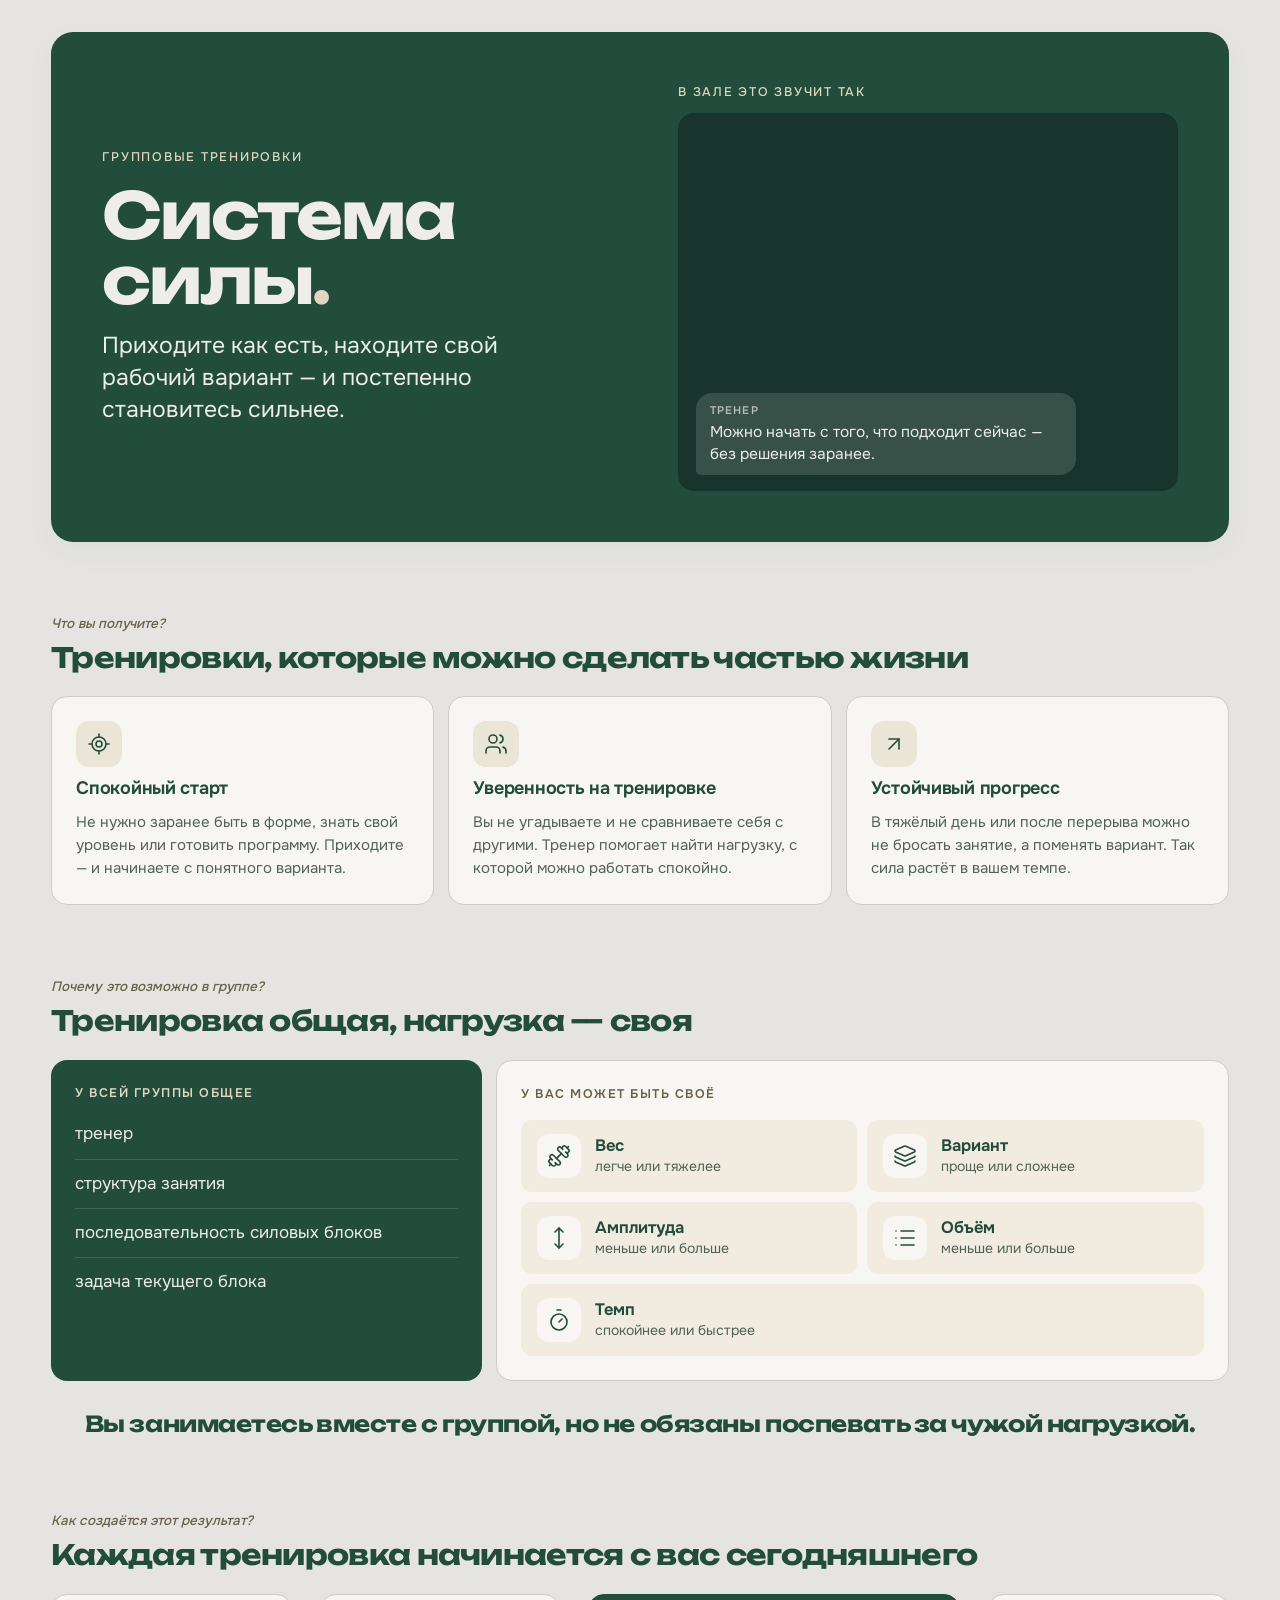
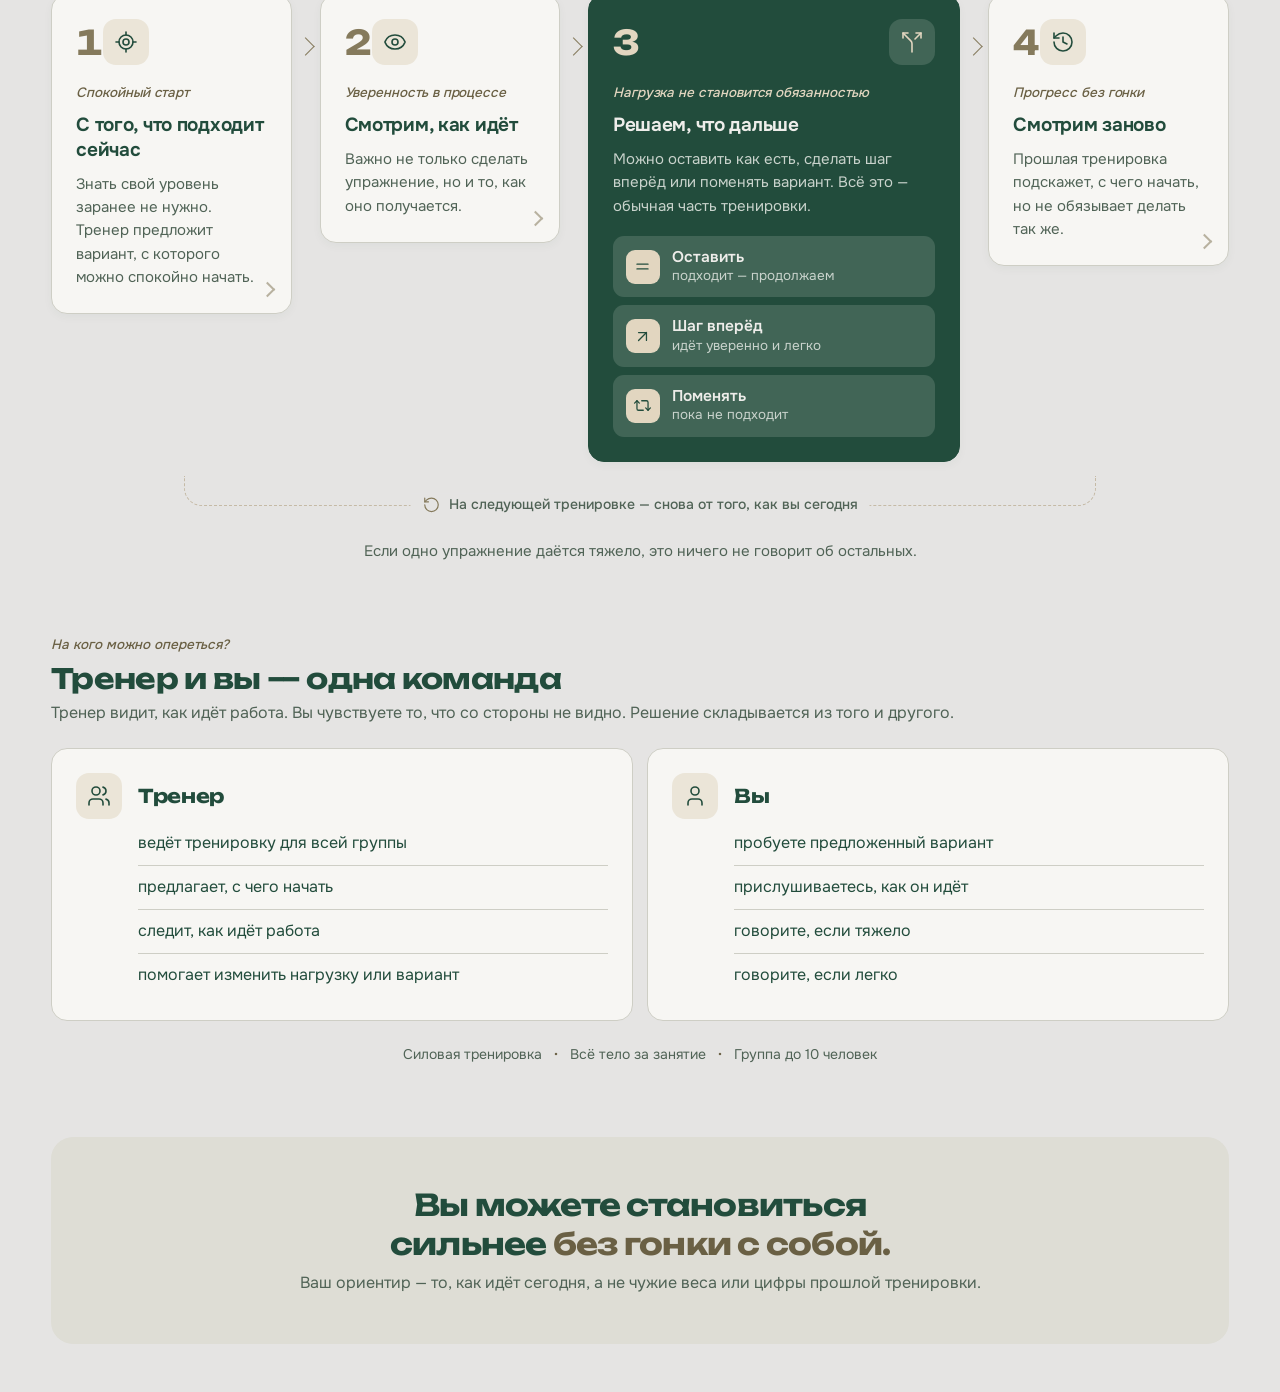
<file: index.html>
<!doctype html>
<html lang="ru">
<head>
<meta charset="utf-8">
<meta name="viewport" content="width=device-width,initial-scale=1">
<meta name="theme-color" content="#224C3C">
<title>Система силы — тренировки, к которым хочется возвращаться</title>
<meta name="description" content="Силовая тренировка на всё тело в группе до 10 человек: общая структура, свой рабочий вариант и нагрузка по тому, как идёт сегодня.">
<meta property="og:title" content="Система силы">
<meta property="og:description" content="Силовая тренировка на всё тело в группе до 10 человек — с нагрузкой, которую можно подстроить по ходу.">
<meta property="og:type" content="website">
<link rel="icon" href="data:image/svg+xml,%3Csvg xmlns='http://www.w3.org/2000/svg' viewBox='0 0 32 32'%3E%3Crect width='32' height='32' rx='8' fill='%23224C3C'/%3E%3Ccircle cx='23' cy='23' r='4' fill='%23E2D6C0'/%3E%3C/svg%3E">
<link rel="preconnect" href="https://fonts.googleapis.com">
<link rel="preconnect" href="https://fonts.gstatic.com" crossorigin>
<link rel="stylesheet" href="https://fonts.googleapis.com/css2?family=Onest:wght@400;500;600;700&family=Unbounded:wght@500;700&display=swap">
<link rel="stylesheet" href="style.css">
</head>
<body>
<main class="page">

<!-- 1. Что это -->
<header class="hero">
  <div class="hero-copy">
    <span class="eyebrow">Групповые тренировки</span>
    <h1>Система силы<span class="dot">.</span></h1>
    <p class="promise">Приходите как есть, находите свой рабочий вариант — и постепенно становитесь сильнее.</p>
  </div>
  <figure class="chat-wrap" aria-label="Короткий разговор с тренером">
    <span class="chat-kicker">В зале это звучит так</span>
    <div class="bot-panel">
      <div class="bot-messages" id="scenario-chat" role="log" aria-live="polite" aria-label="Разговор с тренером"></div>
    </div>
  </figure>
</header>

<!-- 2. Результат для человека -->
<section class="block" aria-labelledby="why-title">
  <div class="head">
    <span class="q">Что вы получите?</span>
    <h2 id="why-title">Тренировки, которые можно сделать частью жизни</h2>
  </div>
  <ul class="why">
    <li><span class="why-icon" data-icon="locate"></span><b>Спокойный старт</b><p>Не нужно заранее быть в форме, знать свой уровень или готовить программу. Приходите — и начинаете с понятного варианта.</p></li>
    <li><span class="why-icon" data-icon="users"></span><b>Уверенность на тренировке</b><p>Вы не угадываете и не сравниваете себя с другими. Тренер помогает найти нагрузку, с которой можно работать спокойно.</p></li>
    <li><span class="why-icon" data-icon="up"></span><b>Устойчивый прогресс</b><p>В тяжёлый день или после перерыва можно не бросать занятие, а поменять вариант. Так сила растёт в вашем темпе.</p></li>
  </ul>

</section>

<!-- 3. Как одна тренировка подходит разным людям -->
<section class="block" id="layers" aria-labelledby="layers-title">
  <div class="head">
    <span class="q">Почему это возможно в группе?</span>
    <h2 id="layers-title">Тренировка общая, нагрузка — своя</h2>
  </div>
  <div class="layers">
    <div class="layer layer-common">
      <span class="layer-tag">У всей группы общее</span>
      <ul class="common-list">
        <li>тренер</li>
        <li>структура занятия</li>
        <li>последовательность силовых блоков</li>
        <li>задача текущего блока</li>
      </ul>
    </div>
    <div class="layer layer-own">
      <span class="layer-tag">У вас может быть своё</span>
      <ul class="levers">
        <li><span class="l-icon" data-icon="weight"></span><b>Вес</b><small>легче или тяжелее</small></li>
        <li><span class="l-icon" data-icon="variant"></span><b>Вариант</b><small>проще или сложнее</small></li>
        <li><span class="l-icon" data-icon="amplitude"></span><b>Амплитуда</b><small>меньше или больше</small></li>
        <li><span class="l-icon" data-icon="volume"></span><b>Объём</b><small>меньше или больше</small></li>
        <li><span class="l-icon" data-icon="tempo"></span><b>Темп</b><small>спокойнее или быстрее</small></li>
      </ul>
    </div>
  </div>
  <p class="thesis">Вы занимаетесь вместе с группой, но не обязаны поспевать за чужой нагрузкой.</p>
</section>

<!-- 4. Цикл -->
<section class="block" aria-labelledby="cycle-title">
  <div class="head">
    <span class="q">Как создаётся этот результат?</span>
    <h2 id="cycle-title">Каждая тренировка начинается с вас сегодняшнего</h2>
  </div>

  <ol class="cycle">
    <li class="phase">
      <button class="phase-card" type="button" data-topic="point" aria-haspopup="dialog">
        <span class="phase-top"><span class="num">1</span><span class="phase-icon" data-icon="locate"></span></span>
        <span class="q">Спокойный старт</span>
        <span class="phase-title">С того, что подходит сейчас</span>
        <span class="phase-short">Знать свой уровень заранее не нужно. Тренер предложит вариант, с которого можно спокойно начать.</span>
      </button>
    </li>
    <li class="phase">
      <button class="phase-card" type="button" data-topic="watch" aria-haspopup="dialog">
        <span class="phase-top"><span class="num">2</span><span class="phase-icon" data-icon="eye"></span></span>
        <span class="q">Уверенность в процессе</span>
        <span class="phase-title">Смотрим, как идёт</span>
        <span class="phase-short">Важно не только сделать упражнение, но и то, как оно получается.</span>
      </button>
    </li>
    <li class="phase phase-decide">
      <div class="decide">
        <span class="phase-top"><span class="num">3</span><span class="phase-icon" data-icon="split"></span></span>
        <span class="q">Нагрузка не становится обязанностью</span>
        <span class="phase-title">Решаем, что дальше</span>
        <span class="phase-short">Можно оставить как есть, сделать шаг вперёд или поменять вариант. Всё это — обычная часть тренировки.</span>
        <div class="branches" role="group" aria-label="Три решения">
          <button class="branch" type="button" data-topic="keep" aria-haspopup="dialog"><span class="b-icon" data-icon="equal"></span><span><b>Оставить</b><small>подходит — продолжаем</small></span></button>
          <button class="branch" type="button" data-topic="advance" aria-haspopup="dialog"><span class="b-icon" data-icon="up"></span><span><b>Шаг вперёд</b><small>идёт уверенно и легко</small></span></button>
          <button class="branch" type="button" data-topic="shift" aria-haspopup="dialog"><span class="b-icon" data-icon="swap"></span><span><b>Поменять</b><small>пока не подходит</small></span></button>
        </div>
      </div>
    </li>
    <li class="phase">
      <button class="phase-card" type="button" data-topic="again" aria-haspopup="dialog">
        <span class="phase-top"><span class="num">4</span><span class="phase-icon" data-icon="history"></span></span>
        <span class="q">Прогресс без гонки</span>
        <span class="phase-title">Смотрим заново</span>
        <span class="phase-short">Прошлая тренировка подскажет, с чего начать, но не обязывает делать так же.</span>
      </button>
    </li>
  </ol>
  <p class="return"><span class="r-label"><span data-icon="rotate"></span>На следующей тренировке — снова от того, как вы сегодня</span></p>
  <p class="note">Если одно упражнение даётся тяжело, это ничего не говорит об остальных.</p>
</section>

<!-- 6. Роли -->
<section class="block" aria-labelledby="roles-title">
  <div class="head">
    <span class="q">На кого можно опереться?</span>
    <h2 id="roles-title">Тренер и вы — одна команда</h2>
    <p>Тренер видит, как идёт работа. Вы чувствуете то, что со стороны не видно. Решение складывается из того и другого.</p>
  </div>
  <div class="roles">
    <div class="role">
      <span class="role-icon" data-icon="users"></span>
      <h3>Тренер</h3>
      <ul>
        <li>ведёт тренировку для всей группы</li>
        <li>предлагает, с чего начать</li>
        <li>следит, как идёт работа</li>
        <li>помогает изменить нагрузку или вариант</li>
      </ul>
    </div>
    <div class="role">
      <span class="role-icon" data-icon="user"></span>
      <h3>Вы</h3>
      <ul>
        <li>пробуете предложенный вариант</li>
        <li>прислушиваетесь, как он идёт</li>
        <li>говорите, если тяжело</li>
        <li>говорите, если легко</li>
      </ul>
    </div>
  </div>
  <aside class="format-meta" aria-label="Формат тренировки">
    <span>Силовая тренировка</span>
    <span>Всё тело за занятие</span>
    <span>Группа до 10 человек</span>
  </aside>
</section>

<footer class="closing">
  <p class="closing-main">Вы можете становиться сильнее <span>без гонки с собой.</span></p>
  <p class="closing-sub">Ваш ориентир — то, как идёт сегодня, а не чужие веса или цифры прошлой тренировки.</p>
</footer>
</main>

<dialog id="detail" aria-labelledby="detail-title">
  <div class="d-inner">
    <header class="d-head">
      <span class="d-icon" id="detail-icon" aria-hidden="true"></span>
      <div class="d-id"><span id="detail-kicker"></span><h2 id="detail-title"></h2></div>
      <button class="close" id="close" type="button" aria-label="Закрыть"></button>
    </header>
    <div class="d-body" id="detail-body"></div>
  </div>
</dialog>
<noscript><p class="noscript">Подробности к шагам открываются с включённым JavaScript.</p></noscript>
<script src="app.js"></script>
</body>
</html>
</file>
<file: style.css>
/* Система силы — one layer. Hex only in :root (see palette.json). */
:root{
  color-scheme:light;
  /* forest axis */
  --forest:#224C3C; --forest-deep:#17352D; --muted:#506356; --sage:#8FA08E;
  --on-forest:#EEEDEA; --on-forest-muted:#C9D3CC; --on-forest-line:#EEEDEA26;
  /* champagne axis */
  --sand:#E2D6C0; --sand-hover:#EBE3D4; --sand-soft:#EBE5D8; --sand-wash:#F1EBE0; --sand-edge:#C5BAA6; --gold:#857A5C; --gold-text:#6A6044;
  /* stage */
  --canvas:#E5E4E3; --surface:#F7F6F3; --surface-hover:#FBF9F5; --panel:#DEDDD5; --line:#CECEC5;
  /* effects */
  --shadow-soft:#224C3C0A; --shadow-lift:#224C3C1A; --shadow-dialog:#17352D59; --backdrop:#17352D99;
  --ink:var(--forest);
  --display:"Unbounded","Segoe UI",system-ui,sans-serif;
  --body:"Onest","Segoe UI",system-ui,-apple-system,"Helvetica Neue",Arial,sans-serif;
  --r-lg:22px; --r-md:16px; --r-sm:11px;
  --bot-h:clamp(340px,42vh,400px);
}
*{box-sizing:border-box}
html{background:var(--canvas);scroll-behavior:smooth}
body{margin:0;background:var(--canvas);color:var(--ink);font:16px/1.55 var(--body);-webkit-font-smoothing:antialiased;padding-inline:clamp(16px,4vw,56px);padding-block:clamp(16px,3vw,32px) 48px}
h1,h2,p{margin:0}
h1,h2{text-wrap:balance}
p,small{text-wrap:pretty}
button{font:inherit;color:inherit;cursor:pointer;background:none;border:0;padding:0;text-align:left;-webkit-tap-highlight-color:transparent;transition:background-color .18s,border-color .18s,box-shadow .18s,transform .18s}
button:focus-visible{outline:3px solid var(--forest);outline-offset:3px}
.icon{display:block;width:24px;height:24px;fill:none;stroke:currentColor;stroke-width:1.6;stroke-linecap:round;stroke-linejoin:round}
.i-sm{width:17px;height:17px}
ul,ol{list-style:none;margin:0;padding:0}

.page{max-width:1240px;margin:0 auto;display:grid;gap:clamp(40px,6vw,72px)}

/* ── Hero ───────────────────────────────── */
.hero{background:var(--forest);color:var(--on-forest);border-radius:var(--r-lg);padding:clamp(28px,4vw,52px);display:grid;grid-template-columns:1.05fr 1fr;gap:clamp(24px,4vw,56px);align-items:center;box-shadow:0 10px 30px var(--shadow-soft)}
.hero>*{min-width:0}
.hero-copy{display:grid;gap:16px;justify-items:start}
.eyebrow{font-size:12.5px;font-weight:500;letter-spacing:.14em;text-transform:uppercase;color:var(--sand)}
h1{font:700 clamp(34px,5.2vw,64px)/1.02 var(--display);letter-spacing:-.035em}
h1 .dot{color:var(--sand)}
.promise{font-size:clamp(18px,1.9vw,23px);line-height:1.4;max-width:21em;color:var(--on-forest)}
.hero :focus-visible{outline:3px solid var(--sand);outline-offset:3px}
a:focus-visible{outline:3px solid var(--forest);outline-offset:3px;border-radius:12px}

.chat-wrap{margin:0;display:grid;gap:10px}
.chat-kicker{font-size:12.5px;font-weight:500;letter-spacing:.14em;text-transform:uppercase;color:var(--sand)}

/* ── Bot dialog panel ──────────────────── */
.bot-panel{height:var(--bot-h);border-radius:var(--r-md);background:var(--forest-deep);overflow:hidden;display:flex;flex-direction:column}
.bot-messages{flex:1;min-height:0;overflow:auto;display:flex;flex-direction:column;justify-content:flex-end;gap:8px;padding:16px 18px;-webkit-mask-image:linear-gradient(to bottom,transparent 0,black 40px);mask-image:linear-gradient(to bottom,transparent 0,black 40px);scroll-behavior:smooth;scrollbar-width:none}
.bot-messages::-webkit-scrollbar{display:none}

.msg{max-width:82%;padding:10px 14px;border-radius:16px;font-size:15.5px;line-height:1.42;flex:none;animation:pop .35s ease-out both}
.msg small{display:block;font-size:11px;letter-spacing:.1em;text-transform:uppercase;opacity:.7;margin-bottom:2px;font-weight:600}
.me{align-self:flex-end;background:var(--sand);color:var(--forest);border-bottom-right-radius:5px}
.co{align-self:flex-start;background:var(--on-forest-line);color:var(--on-forest);border-bottom-left-radius:5px}
.co+.me{margin-top:2px}
.typing{align-self:flex-start;display:flex;gap:5px;padding:14px 16px;border-radius:16px;border-bottom-left-radius:5px;background:var(--on-forest-line);flex:none}
.typing i{width:7px;height:7px;border-radius:50%;background:var(--on-forest-muted);animation:blink 1.1s infinite}
.typing i:nth-child(2){animation-delay:.18s}.typing i:nth-child(3){animation-delay:.36s}
.sr-only{position:absolute;width:1px;height:1px;padding:0;margin:-1px;overflow:hidden;clip:rect(0 0 0 0);white-space:nowrap;border:0}
@keyframes pop{from{opacity:0;transform:translateY(8px) scale(.98)}to{opacity:1;transform:none}}
@keyframes blink{0%,80%,100%{opacity:.3}40%{opacity:1}}

/* ── Section heads ─────────────────────── */
.block{display:grid;gap:22px}
.head{display:grid;gap:6px}
.head h2{font:700 clamp(21px,2.3vw,28px)/1.2 var(--display);letter-spacing:-.025em}
.head p{color:var(--muted);font-size:16px}

/* ── Cycle ─────────────────────────────── */
.cycle{display:grid;grid-template-columns:1fr 1fr 1.55fr 1fr;gap:28px;align-items:start}
.phase{position:relative;display:grid}
.phase:not(:last-child)::after{content:"";position:absolute;right:-20px;top:46px;width:12px;height:12px;border-top:1.6px solid var(--gold);border-right:1.6px solid var(--gold);transform:rotate(45deg)}
.phase-card,.decide{display:flex;flex-direction:column;gap:10px;padding:24px;border-radius:var(--r-md);background:var(--surface);border:1px solid var(--line);box-shadow:0 3px 10px var(--shadow-soft)}
.phase-card{position:relative}
.phase-card::after{content:"";position:absolute;right:18px;bottom:18px;width:9px;height:9px;border-top:2px solid var(--gold);border-right:2px solid var(--gold);transform:rotate(45deg);opacity:.55}
.phase-card:hover{background:var(--surface-hover);border-color:var(--gold);box-shadow:0 8px 22px var(--shadow-lift)}
.phase-card:hover::after{opacity:1}
.phase-top{display:flex;align-items:center;justify-content:space-between;margin-bottom:8px}
.num{font:700 34px/1 var(--display);color:var(--gold);font-variant-numeric:tabular-nums}
.phase-icon{width:46px;height:46px;border-radius:13px;display:grid;place-items:center;background:var(--sand-soft);color:var(--forest);flex:none}
.phase-card:hover .phase-icon{background:var(--sand)}
.phase-title{font-size:19px;font-weight:650;line-height:1.3;letter-spacing:-.015em}
.phase-short{font-size:15px;color:var(--muted)}
.decide{background:var(--forest);border-color:var(--forest);color:var(--on-forest)}
.decide .num{color:var(--sand)}
.decide .phase-icon{background:var(--on-forest-line);color:var(--sand)}
.decide .phase-short{color:var(--on-forest-muted)}
.branches{display:grid;gap:8px;margin-top:8px}
.branch{display:flex;align-items:center;gap:12px;padding:11px 12px;border-radius:var(--r-sm);background:var(--on-forest-line);border:1px solid transparent}
.branch:hover{background:var(--sand);color:var(--forest)}
.branch:hover small{color:var(--forest)}
.branch:focus-visible{outline-color:var(--sand)}
.b-icon{width:34px;height:34px;border-radius:9px;display:grid;place-items:center;background:var(--sand);color:var(--forest);flex:none}
.b-icon .icon{width:19px;height:19px}
.branch b{display:block;font-size:15.5px;font-weight:600;line-height:1.25}
.branch small{display:block;font-size:13.5px;line-height:1.35;color:var(--on-forest-muted)}
.return{position:relative;height:30px;margin:-8px calc(12.5% - 14px) 12px;border:1.6px dashed var(--sand-edge);border-top:0;border-radius:0 0 18px 18px}
.r-label{position:absolute;left:50%;bottom:0;transform:translate(-50%,50%);display:inline-flex;align-items:center;gap:8px;padding:0 12px;background:var(--canvas);color:var(--muted);font-size:14px;font-weight:500;white-space:nowrap}
.r-label .icon{width:18px;height:18px;color:var(--gold)}

/* ── Why ───────────────────────────────── */
.why{display:grid;grid-template-columns:repeat(3,1fr);gap:14px}
.why li{display:grid;gap:10px;align-content:start;padding:24px;border-radius:var(--r-md);background:var(--surface);border:1px solid var(--line)}
.why-icon{width:46px;height:46px;border-radius:13px;display:grid;place-items:center;background:var(--sand-soft);color:var(--forest)}
.why b{font-size:18px;font-weight:650;line-height:1.3;letter-spacing:-.015em}
.why p{font-size:15px;color:var(--muted)}


/* ── Layers ────────────────────────────── */
.layers{display:grid;grid-template-columns:1fr 1.7fr;gap:14px}
.layer{border-radius:var(--r-md);padding:24px;display:grid;gap:16px;align-content:start}
.layer-tag{font-size:12.5px;font-weight:600;letter-spacing:.12em;text-transform:uppercase}
.layer-common{background:var(--forest);color:var(--on-forest)}
.layer-common .layer-tag{color:var(--sand)}
.common-list{display:grid;gap:0}
.common-list li{padding:11px 0;border-top:1px solid var(--on-forest-line);font-size:17px}
.common-list li:first-child{border-top:0;padding-top:2px}
.layer-own{background:var(--surface);border:1px solid var(--line)}
.layer-own .layer-tag{color:var(--gold-text)}
.levers{display:grid;grid-template-columns:1fr 1fr;gap:10px}
.levers li{display:grid;grid-template-columns:auto 1fr;grid-template-rows:auto auto;column-gap:14px;align-items:center;padding:14px 16px;border-radius:var(--r-sm);background:var(--sand-wash)}
.l-icon{grid-row:1 / 3;width:44px;height:44px;border-radius:12px;display:grid;place-items:center;background:var(--surface);color:var(--forest)}
.levers li:last-child:nth-child(odd){grid-column:1 / -1}
.levers b{font-size:16.5px;font-weight:650;line-height:1.3}
.levers small{font-size:14px;color:var(--muted)}
.thesis{font:700 clamp(18px,1.9vw,22px)/1.35 var(--display);letter-spacing:-.02em;text-align:center;padding-top:6px;text-wrap:balance}

.q{display:block;font-size:13.5px;font-weight:500;color:var(--gold-text);font-style:italic;letter-spacing:-.005em}
.decide .q{color:var(--sand)}
.note{max-width:62ch;margin:0 auto;text-align:center;color:var(--muted);font-size:15px}

/* ── Roles ─────────────────────────────── */
.roles{display:grid;grid-template-columns:1fr 1fr;gap:14px}
.role{display:grid;grid-template-columns:auto 1fr;column-gap:16px;row-gap:12px;padding:24px;border-radius:var(--r-md);background:var(--surface);border:1px solid var(--line)}
.role-icon{width:46px;height:46px;border-radius:13px;display:grid;place-items:center;background:var(--sand-soft);color:var(--forest);grid-row:1 / 3}
.role h3{margin:0;font:700 19px/46px var(--display);letter-spacing:-.02em}
.role ul{grid-column:2;display:grid;gap:0}
.role li{padding:9px 0;border-top:1px solid var(--line);font-size:16px}
.role li:first-child{border-top:0;padding-top:0}

/* ── Format meta: service line, not a section ── */
.format-meta{display:flex;justify-content:center;align-items:center;flex-wrap:wrap;gap:6px 12px;padding-top:2px;color:var(--muted);font-size:14px;line-height:1.4;text-align:center}
.format-meta span{display:inline-flex;align-items:center;white-space:nowrap}
.format-meta span+span::before{content:"·";margin-right:12px;color:var(--gold-text);font-weight:700}

/* ── Closing ───────────────────────────── */
.closing{display:grid;gap:8px;justify-items:center;text-align:center;padding:clamp(28px,4vw,48px) 20px;border-radius:var(--r-lg);background:var(--panel)}
.closing-main{font:700 clamp(20px,2.4vw,30px)/1.3 var(--display);letter-spacing:-.025em;max-width:26em;text-wrap:balance}
.closing-main span{color:var(--gold-text)}
.closing-sub{color:var(--muted);font-size:16px}

/* ── Dialog ────────────────────────────── */
dialog{padding:0;width:min(620px,calc(100% - 32px));max-height:calc(100dvh - 32px);border:0;border-radius:20px;background:var(--surface);color:var(--ink);box-shadow:0 30px 100px var(--shadow-dialog);overflow:auto;overscroll-behavior:contain;scrollbar-width:thin;scrollbar-color:var(--sand-edge) transparent}
dialog::backdrop{background:var(--backdrop);backdrop-filter:blur(6px)}
dialog[open]{animation:arrive .22s ease-out}
.d-head{position:sticky;top:0;z-index:1;display:flex;align-items:center;gap:16px;padding:24px 26px;background:var(--forest);color:var(--on-forest)}
.d-icon{width:46px;height:46px;border-radius:13px;display:grid;place-items:center;background:var(--sand);color:var(--forest);flex:none}
.d-id{flex:1;min-width:0}
.d-id span{display:block;font-size:12px;font-weight:500;letter-spacing:.12em;text-transform:uppercase;color:var(--sand);margin-bottom:4px}
.d-id h2{font:700 22px/1.2 var(--display);letter-spacing:-.02em}
.close{width:44px;height:44px;border-radius:10px;display:grid;place-items:center;color:var(--on-forest);flex:none}
.close:hover{background:var(--sand);color:var(--forest)}
.close:focus-visible{outline-color:var(--sand)}
.d-body{padding:26px 30px 30px;display:grid;gap:22px}
.d-lead{display:grid;gap:12px}
.d-lead p{font-size:18px;line-height:1.6}
.d-key{padding:16px 18px;border-radius:12px;background:var(--sand-wash);border:1px solid var(--sand);font-size:17px;font-weight:600;line-height:1.5}
.d-group{display:grid;gap:10px}
.d-intro{font-size:14px;color:var(--muted)}
.d-levers{display:grid;gap:8px}
.d-levers li{display:grid;grid-template-columns:36px 76px 1fr 28px;align-items:center;gap:10px;padding:8px 12px 8px 8px;border-radius:12px;background:var(--surface);border:1px solid var(--line)}
.dl-icon{width:36px;height:36px;border-radius:10px;display:grid;place-items:center;background:var(--sand-soft)}
.dl-icon .icon{width:20px;height:20px}
.dl-name{font-size:13px;font-weight:600;letter-spacing:.06em;text-transform:uppercase;color:var(--gold-text)}
.dl-text{font-size:15.5px}
.dl-dir{display:grid;place-items:center;color:var(--muted)}
.dl-dir .icon{width:18px;height:18px}
.dir-up,.dir-down{color:var(--forest)}
.d-checks{display:grid;gap:6px}
.d-checks li{position:relative;padding:4px 0 4px 26px;font-size:16px}
.d-checks li::before{content:"";position:absolute;left:4px;top:13px;width:10px;height:2px;border-radius:2px;background:var(--gold)}
.d-more{display:grid;gap:10px;padding-top:20px;border-top:1px solid var(--line)}
.d-more p{font-size:15.5px;line-height:1.7;color:var(--muted)}
.noscript{position:fixed;bottom:0;left:0;right:0;background:var(--surface);padding:12px 16px;font-size:14px;text-align:center}
@keyframes arrive{from{opacity:0;transform:translateY(6px)}to{opacity:1;transform:none}}

/* ── ≤1080: cycle to 2×2 ───────────────── */
@media (max-width:1080px){
  .why{grid-template-columns:1fr}
  .hero{grid-template-columns:1fr}
  .chat-wrap{max-width:600px}
  .cycle{grid-template-columns:1fr 1fr;gap:16px}
  .phase::after{display:none}
  .return{display:none}
  .layers{grid-template-columns:1fr}
}
/* ── ≤640: one column, the cycle becomes a spine ── */
@media (max-width:640px){
  .eyebrow,.chat-kicker,.layer-tag{font-size:13px;letter-spacing:.1em}
  .msg small{font-size:12px}
  .q{font-size:14px}
  .why li{padding:18px}
  .hero{gap:14px}
  .hero-copy{display:contents}
  .eyebrow{order:1}.hero h1{order:2}.promise{order:3}.chat-wrap{order:4;margin-block:6px}
  :root{--bot-h:min(320px,55vh)}
  .bot-messages{padding:12px}
  .msg{font-size:14.5px;max-width:88%}
  body{font-size:15px}
  .cycle{grid-template-columns:1fr;gap:18px;padding-left:22px;border-left:1.6px dashed var(--sand-edge);margin-left:6px}
  .phase:not(:last-child)::after{display:block;content:"";position:absolute;left:-28px;bottom:-14px;width:9px;height:9px;border-top:2px solid var(--gold);border-right:2px solid var(--gold);transform:rotate(135deg);top:auto;right:auto}
  .phase-card,.decide{padding:18px}
  .phase-top{margin-bottom:4px}
  .num{font-size:26px}
  .phase-icon{width:40px;height:40px}
  .return{display:block;margin:0;height:auto;border:0}
  .r-label{position:static;transform:none;padding:0;white-space:normal}
  .roles{grid-template-columns:1fr}
  .layer,.role{padding:20px}
  .role ul{grid-column:1 / -1}
  .role-icon{grid-row:auto}
  .d-head{padding:18px 18px}
  .d-id h2{font-size:19px}
  .d-body{padding:20px 20px 24px}
  .d-lead p{font-size:16.5px}
  .d-key{font-size:16px}
  .d-levers li{grid-template-columns:32px 1fr 24px;row-gap:0}
  .dl-name{display:none}
  .dl-icon{width:32px;height:32px}
}
@media (max-width:520px){
  .format-meta{display:grid;justify-items:center;gap:4px;padding-top:0}
  .format-meta span+span::before{content:none}
  .levers{grid-template-columns:1fr}
  .levers li{padding:12px 14px}
  .l-icon{width:40px;height:40px}
}
@media (prefers-reduced-motion:reduce){html{scroll-behavior:auto}*,*::before,*::after{animation:none!important;transition:none!important}}
</file>
